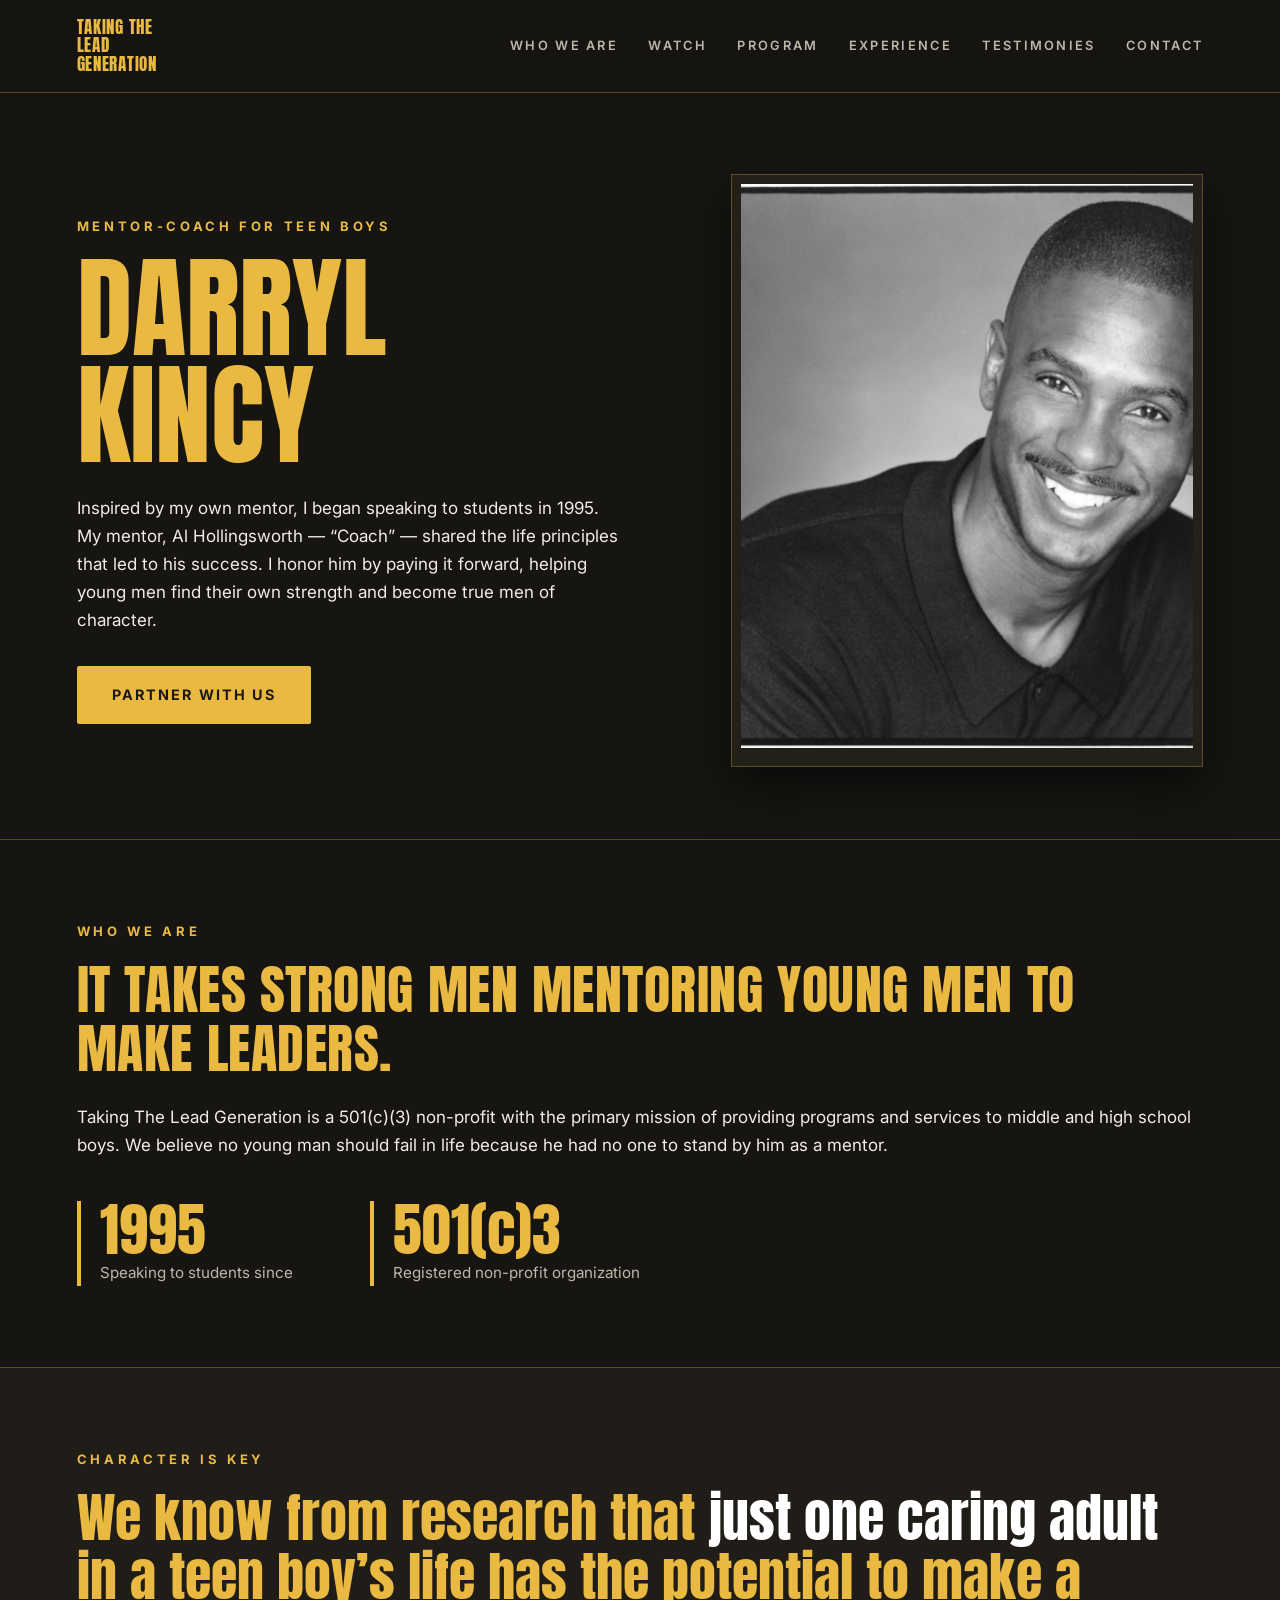
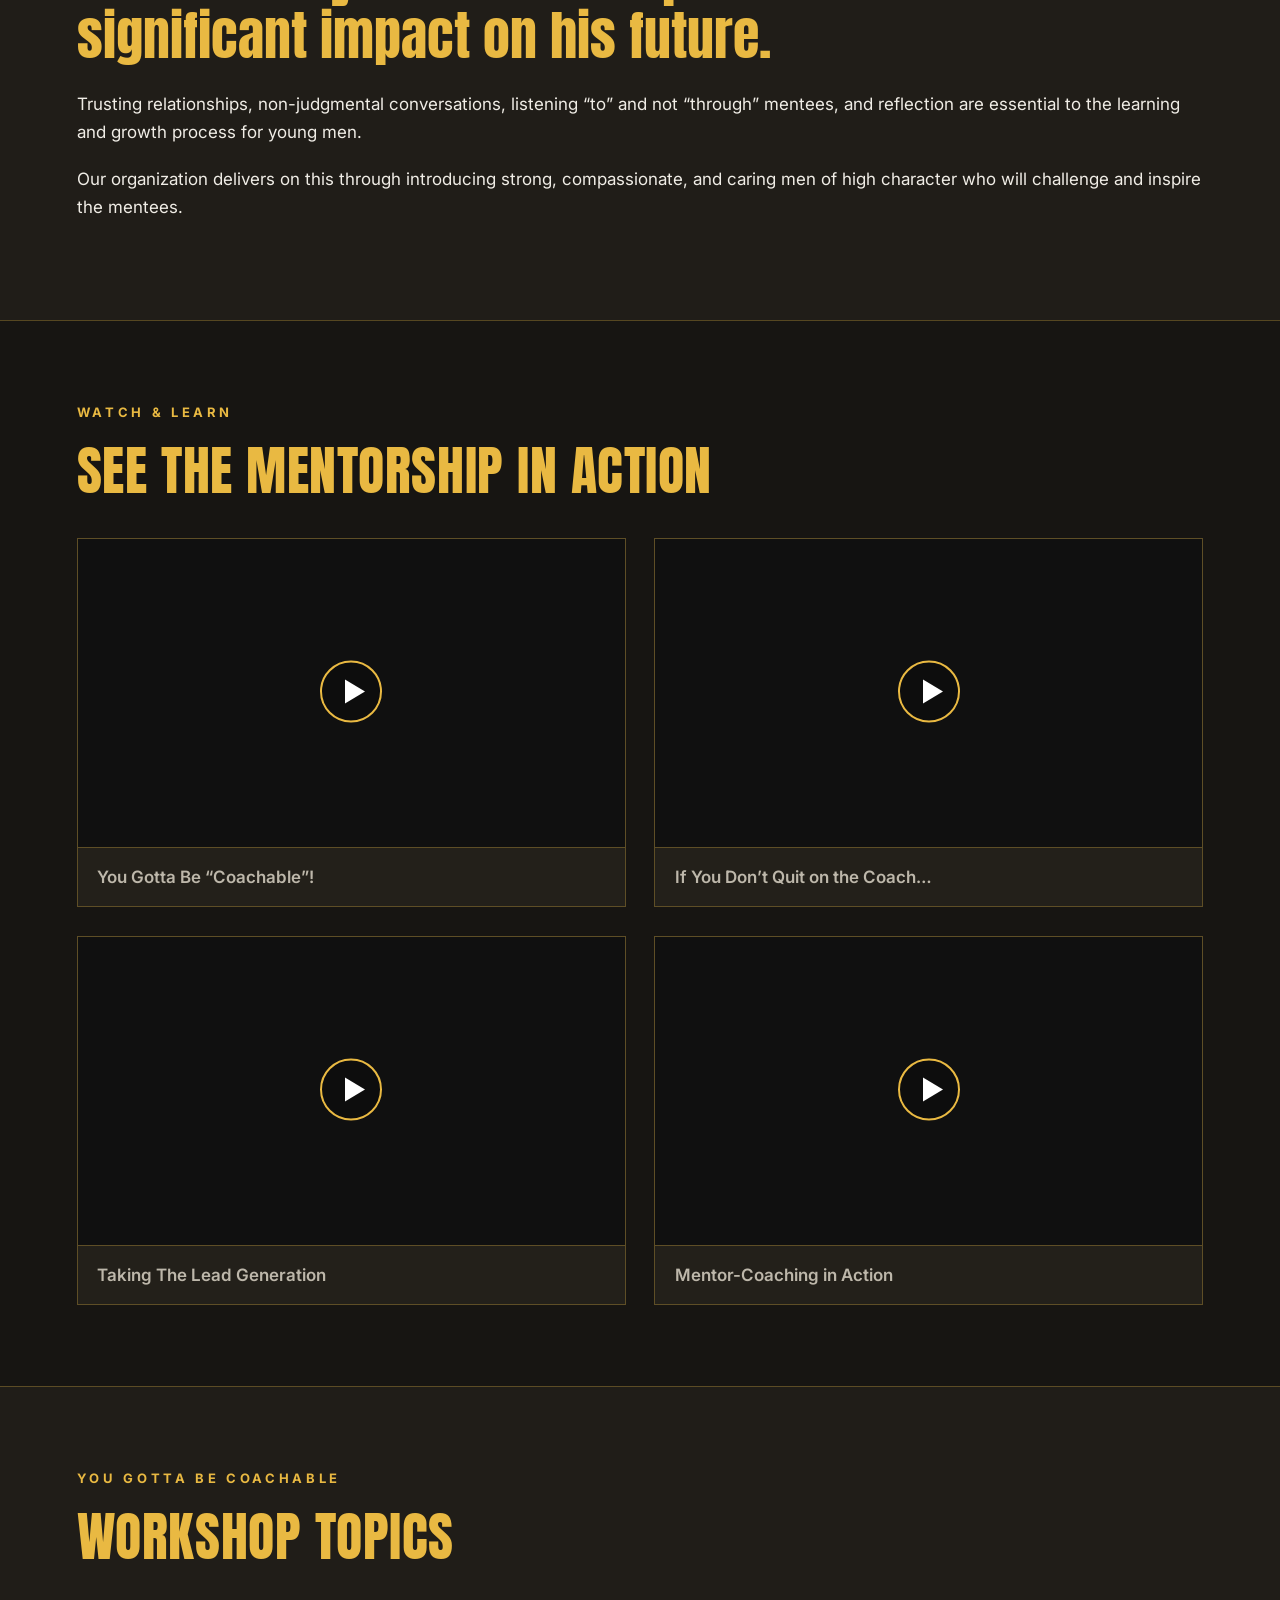
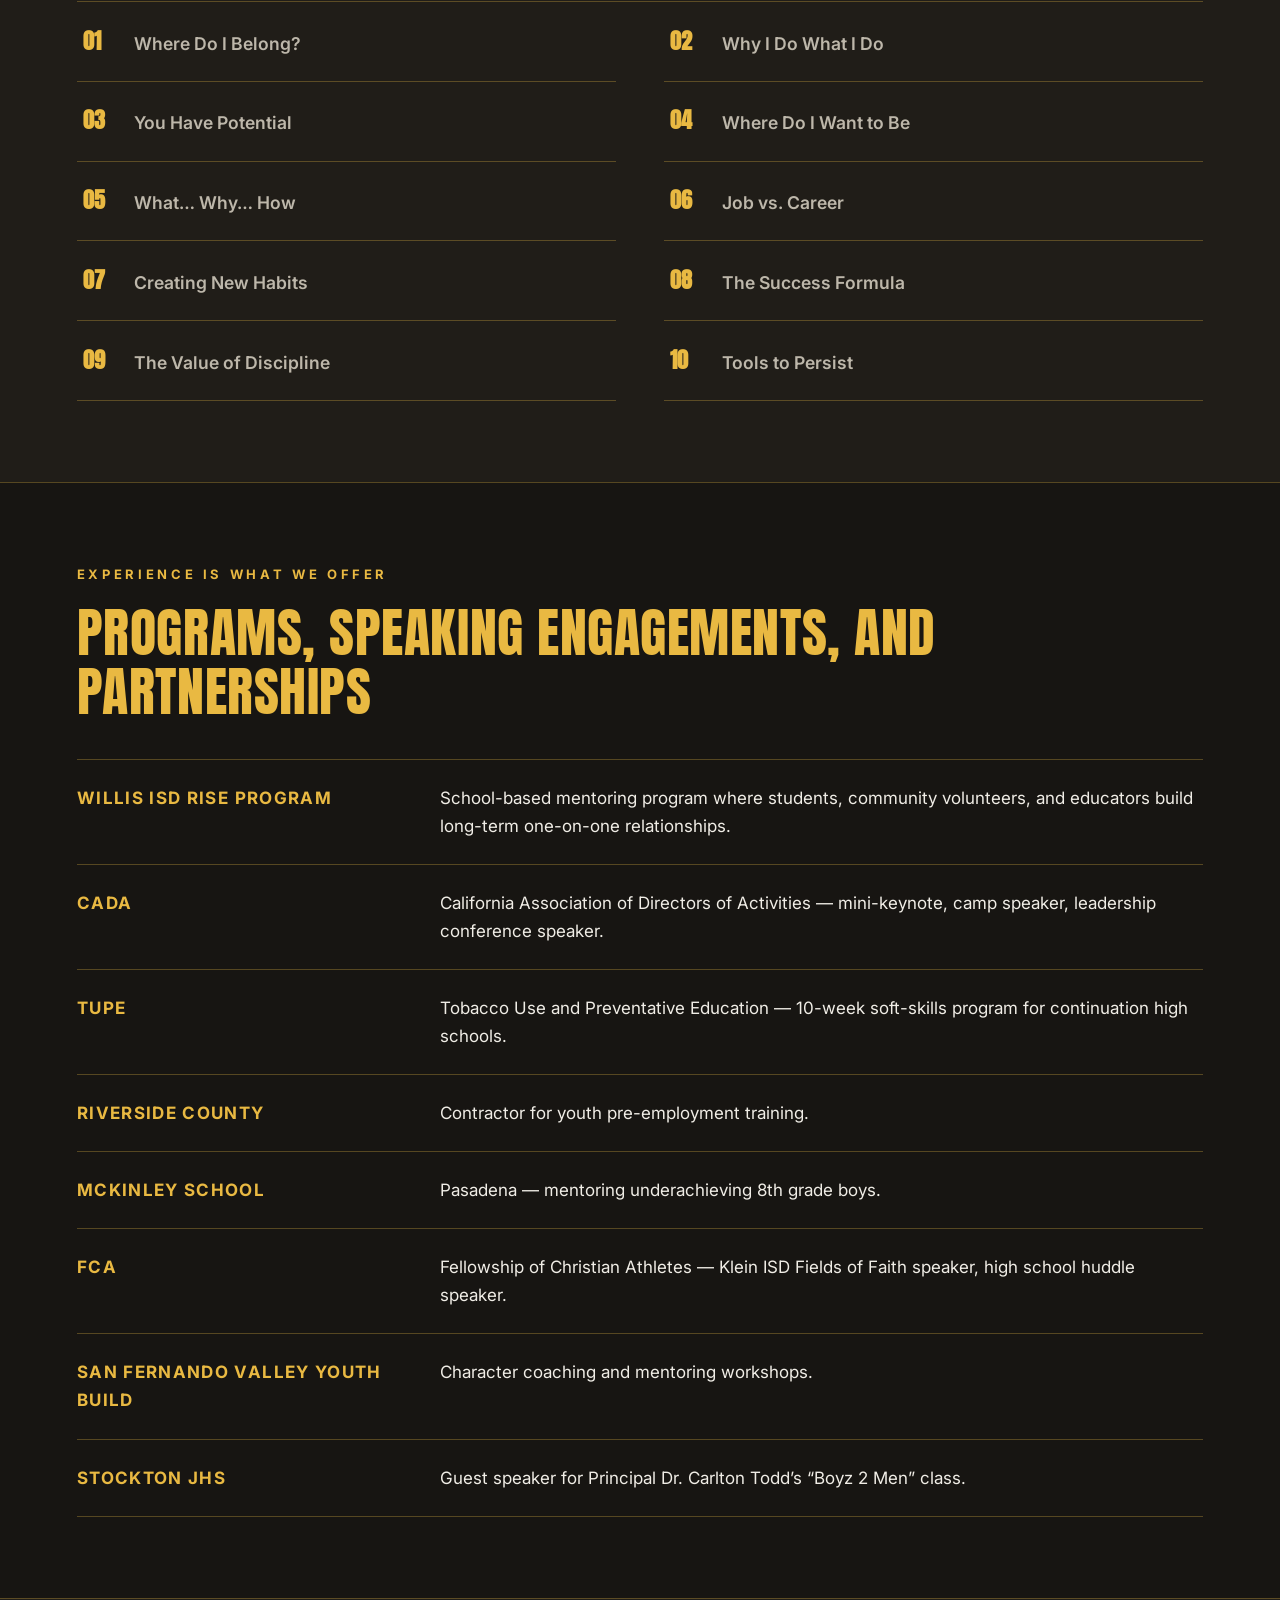
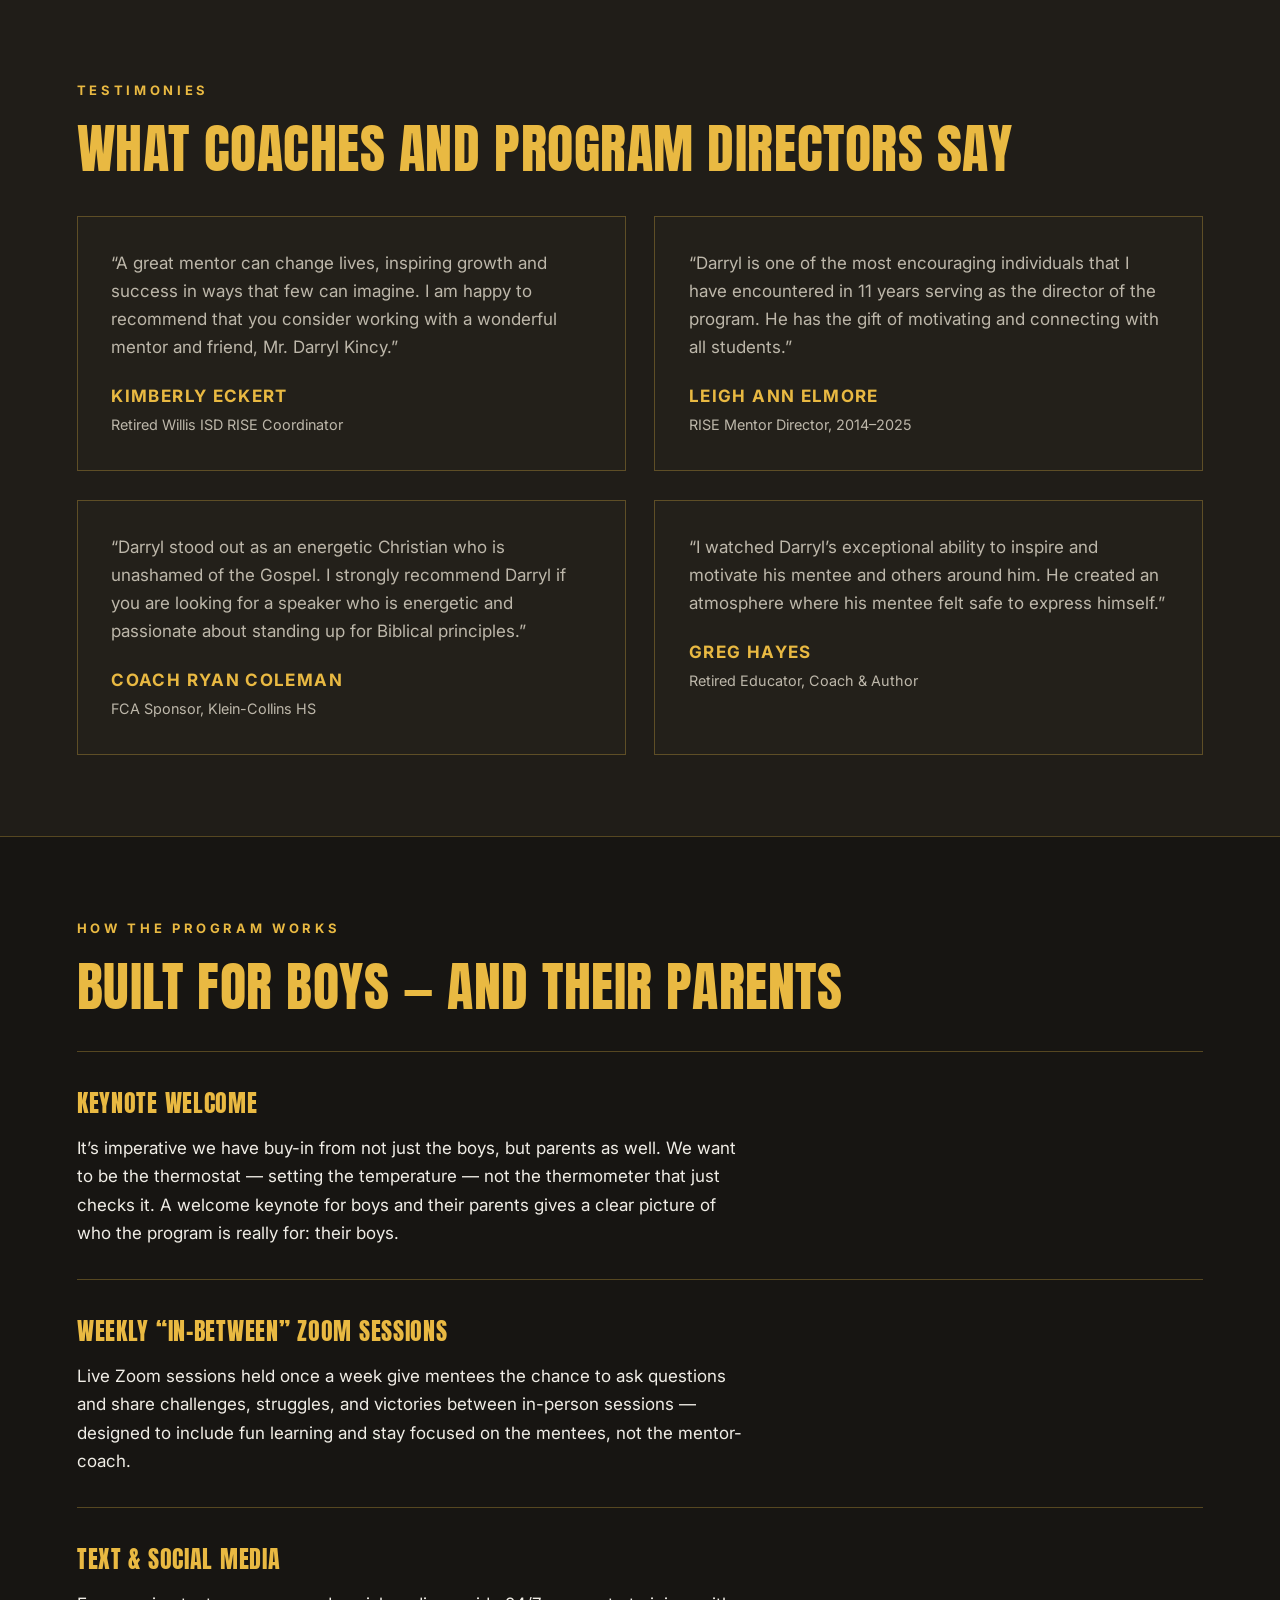
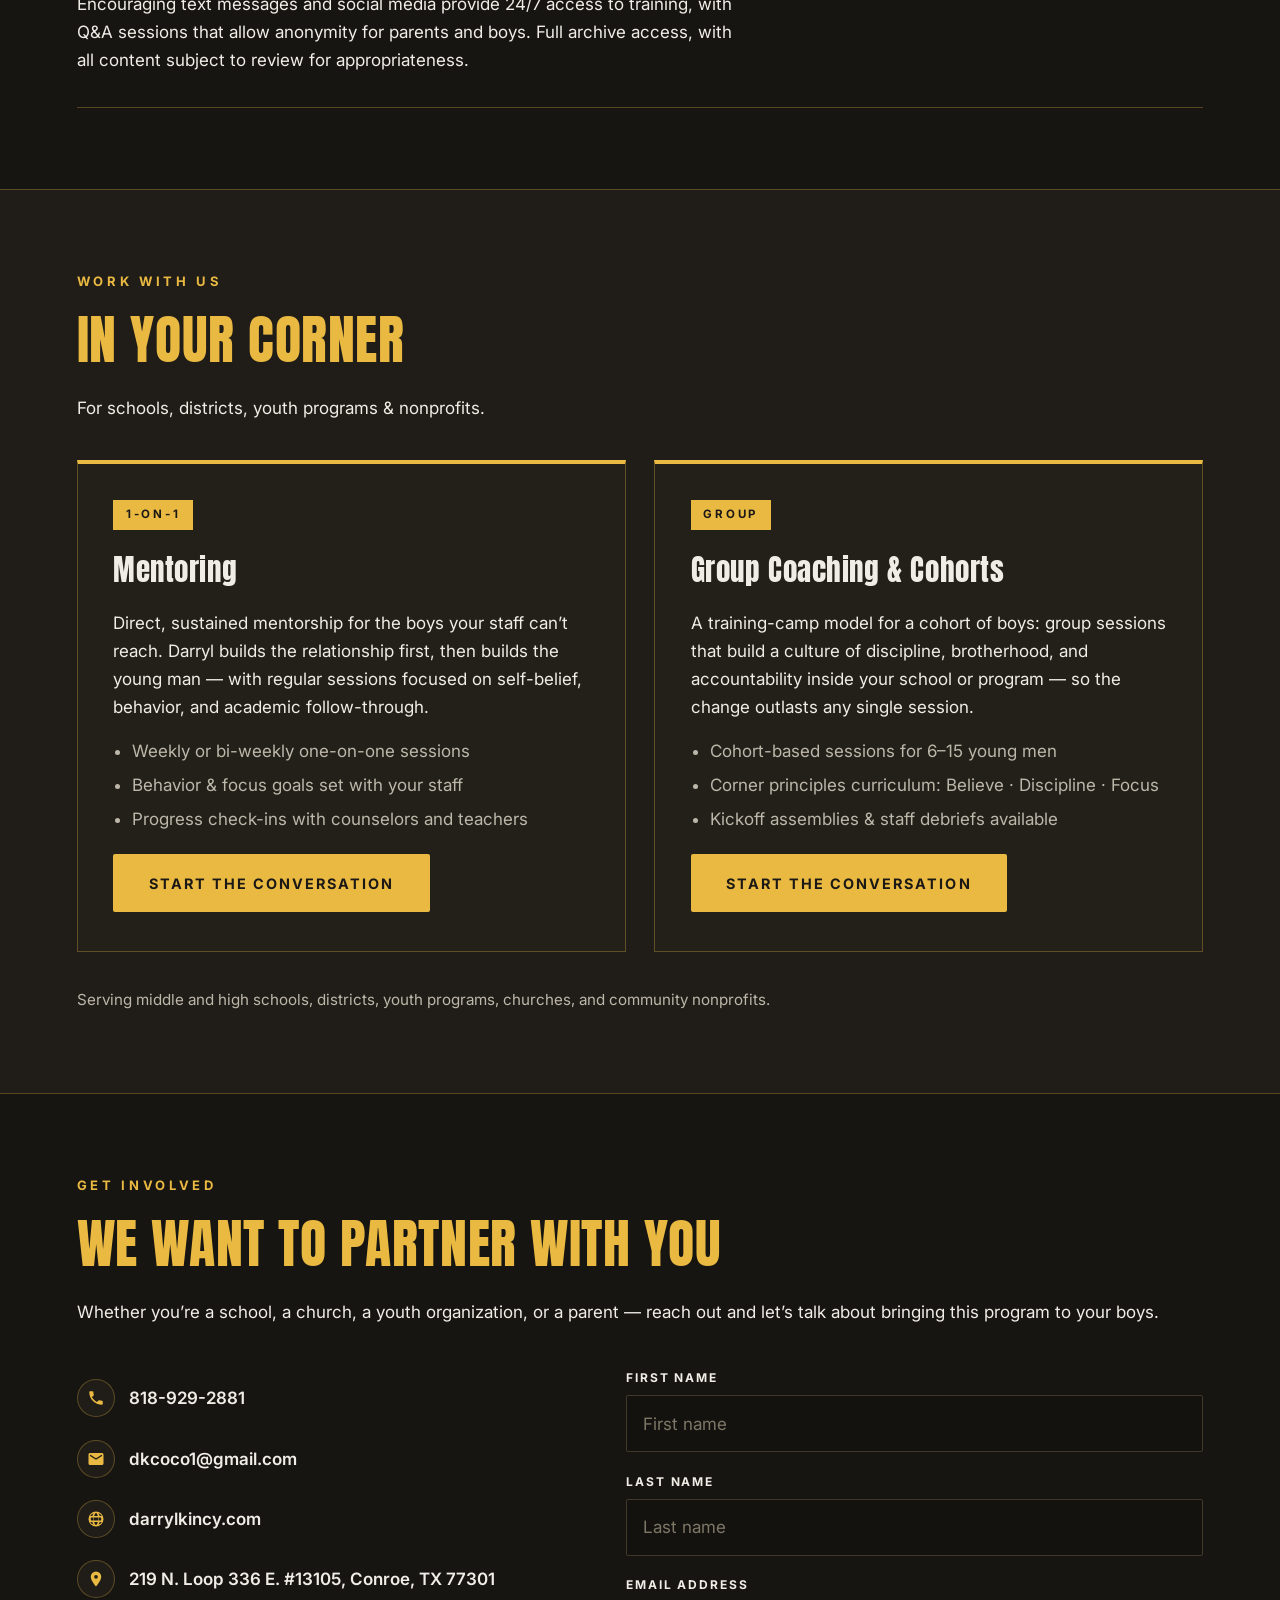
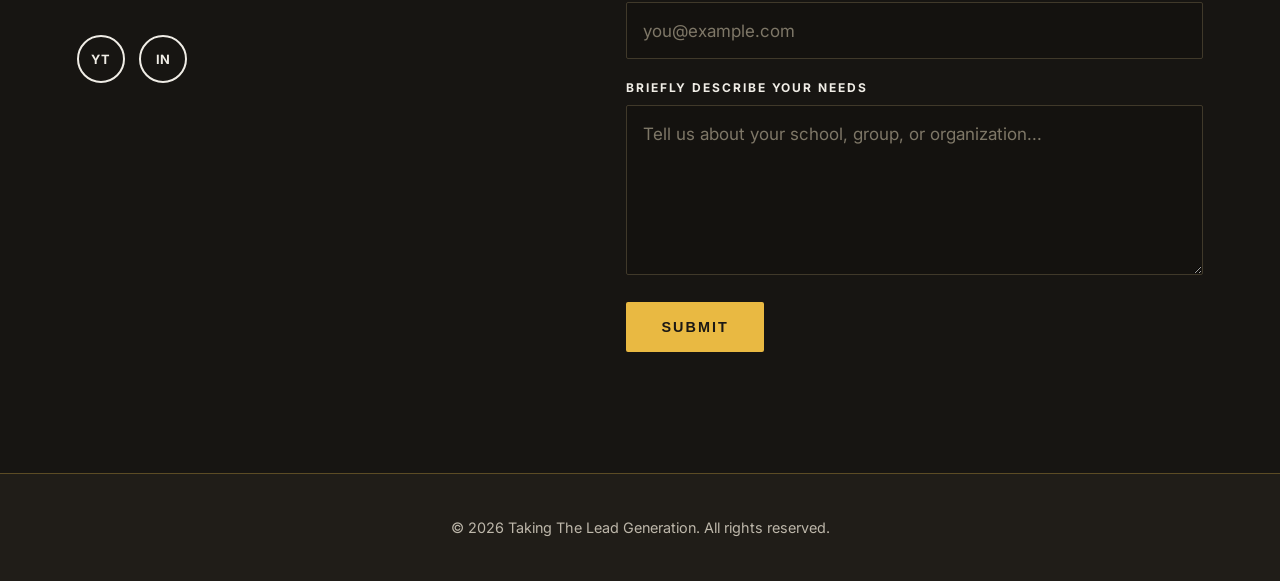
<file: index.html>
<!DOCTYPE html>
<html lang="en">
<head>
  <meta charset="UTF-8">
  <meta name="viewport" content="width=device-width, initial-scale=1.0">
  <title>Darryl Kincy | Mentor-Coach for Teen Boys</title>
  <meta name="description" content="Taking The Lead Generation is a 501(c)(3) non-profit providing mentoring programs and services to middle and high school boys. Darryl Kincy — mentor-coach for teen boys, speaking to students since 1995.">
  <meta property="og:title" content="Darryl Kincy | Mentor-Coach for Teen Boys">
  <meta property="og:description" content="Taking The Lead Generation — a 501(c)(3) non-profit mentoring middle and high school boys. It takes strong men mentoring young men to make leaders.">
  <meta property="og:type" content="website">
  <meta property="og:url" content="https://darrylkincy.com/">
  <link rel="icon" href="data:image/svg+xml,%3Csvg xmlns='http://www.w3.org/2000/svg' viewBox='0 0 100 100'%3E%3Crect width='100' height='100' rx='18' fill='%23171512'/%3E%3Ctext x='50' y='68' font-family='Arial Black,Arial,sans-serif' font-size='46' font-weight='900' fill='%23E9B942' text-anchor='middle'%3ETL%3C/text%3E%3C/svg%3E">
  <link rel="preconnect" href="https://fonts.googleapis.com">
  <link rel="preconnect" href="https://fonts.gstatic.com" crossorigin>
  <link href="https://fonts.googleapis.com/css2?family=Anton&family=Inter:ital,wght@0,400;0,500;0,600;0,700;1,400&display=swap" rel="stylesheet">
  <link rel="stylesheet" href="css/styles.css">
</head>
<body>

  <!-- Sticky nav -->
  <header class="nav" id="siteNav" aria-label="Site navigation">
    <a class="nav__logo" href="#top">TAKING THE<br>LEAD<br>GENERATION</a>
    <nav class="nav__links">
      <a href="#who">Who We Are</a>
      <a href="#watch">Watch</a>
      <a href="#program">Program</a>
      <a href="#experience">Experience</a>
      <a href="#testimonies">Testimonies</a>
      <a href="#contact">Contact</a>
    </nav>
    <button class="nav__burger" id="navBurger" aria-label="Open menu" aria-expanded="false">
      <span></span><span></span><span></span>
    </button>
  </header>
  <div class="mobile-menu" id="mobileMenu">
    <a href="#who">Who We Are</a>
    <a href="#watch">Watch</a>
    <a href="#program">Program</a>
    <a href="#experience">Experience</a>
    <a href="#testimonies">Testimonies</a>
    <a href="#contact">Contact</a>
  </div>

  <main id="top">

    <!-- ============================== HERO ============================== -->
    <section class="hero" id="hero">
      <div class="hero__inner">
        <div class="hero__text">
          <p class="eyebrow reveal">MENTOR-COACH FOR TEEN BOYS</p>
          <h1 class="hero__name">
            <span class="hero__name-line hero__name-line--gray"><span>DARRYL</span></span>
            <span class="hero__name-line hero__name-line--gold"><span>KINCY</span></span>
          </h1>
          <p class="hero__bio reveal">Inspired by my own mentor, I began speaking to students in 1995.
            My mentor, Al Hollingsworth &mdash; &ldquo;Coach&rdquo; &mdash; shared the life principles
            that led to his success. I honor him by paying it forward, helping young men find their
            own strength and become true men of character.</p>
          <div class="hero__ctas reveal">
            <a class="btn btn--primary" href="#contact">Partner With Us</a>
          </div>
        </div>
        <div class="hero__portrait reveal">
          <figure class="portrait-frame">
            <img src="assets/img/headshot-bw.jpg" alt="Darryl Kincy — black-and-white portrait">
          </figure>
        </div>
      </div>
    </section>

    <!-- ============================ WHO WE ARE ========================== -->
    <section class="section" id="who">
      <p class="eyebrow reveal">WHO WE ARE</p>
      <h2 class="display reveal">IT TAKES STRONG MEN MENTORING YOUNG MEN TO MAKE LEADERS.</h2>
      <p class="lede reveal">Taking The Lead Generation is a 501(c)(3) non-profit with the primary
        mission of providing programs and services to middle and high school boys. We believe no
        young man should fail in life because he had no one to stand by him as a mentor.</p>

      <div class="stats">
        <div class="stat reveal">
          <span class="stat__value">1995</span>
          <span class="stat__label">Speaking to students since</span>
        </div>
        <div class="stat reveal">
          <span class="stat__value">501(c)3</span>
          <span class="stat__label">Registered non-profit organization</span>
        </div>
      </div>
    </section>

    <!-- ========================= CHARACTER IS KEY ======================= -->
    <section class="section section--tint" id="character">
      <p class="eyebrow reveal">CHARACTER IS KEY</p>
      <h2 class="display display--statement reveal">We know from research that
        <em>just one caring adult</em> in a teen boy&rsquo;s life has the potential to make a
        significant impact on his future.</h2>
      <p class="lede reveal">Trusting relationships, non-judgmental conversations, listening
        &ldquo;to&rdquo; and not &ldquo;through&rdquo; mentees, and reflection are essential to the
        learning and growth process for young men.</p>
      <p class="lede reveal">Our organization delivers on this through introducing strong,
        compassionate, and caring men of high character who will challenge and inspire the mentees.</p>
    </section>

    <!-- ========================== WATCH & LEARN ========================= -->
    <section class="section" id="watch">
      <p class="eyebrow reveal">WATCH &amp; LEARN</p>
      <h2 class="display reveal">SEE THE MENTORSHIP IN ACTION</h2>

      <div class="videos">
        <!-- VIDEO SLOTS: the video loads in place when a visitor clicks play.
             To change a video, swap the data-video-id and the thumbnail URL. -->
        <figure class="video reveal">
          <button class="yt-facade" data-video-id="ZWQ-2C5lMuc" aria-label="Play video: You Gotta Be Coachable!">
            <span class="yt-facade__thumb" style="background-image:url('https://i.ytimg.com/vi/ZWQ-2C5lMuc/hqdefault.jpg')" aria-hidden="true"></span>
            <span class="yt-facade__play" aria-hidden="true">
              <svg viewBox="0 0 64 64" width="64" height="64"><circle cx="32" cy="32" r="30" fill="rgba(12,12,12,0.55)" stroke="#E9B942" stroke-width="2"/><path d="M26 20l20 12-20 12z" fill="#FFFFFF"/></svg>
            </span>
          </button>
          <figcaption>You Gotta Be &ldquo;Coachable&rdquo;!</figcaption>
        </figure>
        <figure class="video reveal">
          <button class="yt-facade" data-video-id="yBI439H6ZtQ" aria-label="Play video: If You Don't Quit on the Coach">
            <span class="yt-facade__thumb" style="background-image:url('https://i.ytimg.com/vi/yBI439H6ZtQ/hqdefault.jpg')" aria-hidden="true"></span>
            <span class="yt-facade__play" aria-hidden="true">
              <svg viewBox="0 0 64 64" width="64" height="64"><circle cx="32" cy="32" r="30" fill="rgba(12,12,12,0.55)" stroke="#E9B942" stroke-width="2"/><path d="M26 20l20 12-20 12z" fill="#FFFFFF"/></svg>
            </span>
          </button>
          <figcaption>If You Don&rsquo;t Quit on the Coach&hellip;</figcaption>
        </figure>
        <figure class="video reveal">
          <button class="yt-facade" data-video-id="B8wdAYtQCdQ" aria-label="Play video: Taking The Lead Generation">
            <span class="yt-facade__thumb" style="background-image:url('https://i.ytimg.com/vi/B8wdAYtQCdQ/hqdefault.jpg')" aria-hidden="true"></span>
            <span class="yt-facade__play" aria-hidden="true">
              <svg viewBox="0 0 64 64" width="64" height="64"><circle cx="32" cy="32" r="30" fill="rgba(12,12,12,0.55)" stroke="#E9B942" stroke-width="2"/><path d="M26 20l20 12-20 12z" fill="#FFFFFF"/></svg>
            </span>
          </button>
          <figcaption>Taking The Lead Generation</figcaption>
        </figure>
        <figure class="video reveal">
          <button class="yt-facade" data-video-id="pnGvbSWayC4" aria-label="Play video: Mentor-Coaching in Action">
            <span class="yt-facade__thumb" style="background-image:url('https://i.ytimg.com/vi/pnGvbSWayC4/hqdefault.jpg')" aria-hidden="true"></span>
            <span class="yt-facade__play" aria-hidden="true">
              <svg viewBox="0 0 64 64" width="64" height="64"><circle cx="32" cy="32" r="30" fill="rgba(12,12,12,0.55)" stroke="#E9B942" stroke-width="2"/><path d="M26 20l20 12-20 12z" fill="#FFFFFF"/></svg>
            </span>
          </button>
          <figcaption>Mentor-Coaching in Action</figcaption>
        </figure>
      </div>
    </section>

    <!-- ========================= WORKSHOP TOPICS ======================== -->
    <section class="section section--tint" id="workshops">
      <p class="eyebrow reveal">YOU GOTTA BE COACHABLE</p>
      <h2 class="display reveal">WORKSHOP TOPICS</h2>

      <ol class="topics">
        <li class="topic reveal"><span class="topic__num">01</span>Where Do I Belong?</li>
        <li class="topic reveal"><span class="topic__num">02</span>Why I Do What I Do</li>
        <li class="topic reveal"><span class="topic__num">03</span>You Have Potential</li>
        <li class="topic reveal"><span class="topic__num">04</span>Where Do I Want to Be</li>
        <li class="topic reveal"><span class="topic__num">05</span>What&hellip; Why&hellip; How</li>
        <li class="topic reveal"><span class="topic__num">06</span>Job vs. Career</li>
        <li class="topic reveal"><span class="topic__num">07</span>Creating New Habits</li>
        <li class="topic reveal"><span class="topic__num">08</span>The Success Formula</li>
        <li class="topic reveal"><span class="topic__num">09</span>The Value of Discipline</li>
        <li class="topic reveal"><span class="topic__num">10</span>Tools to Persist</li>
      </ol>
    </section>

    <!-- ============================ EXPERIENCE ========================== -->
    <section class="section" id="experience">
      <p class="eyebrow reveal">EXPERIENCE IS WHAT WE OFFER</p>
      <h2 class="display reveal">PROGRAMS, SPEAKING ENGAGEMENTS, AND PARTNERSHIPS</h2>

      <dl class="experience">
        <div class="experience__row reveal">
          <dt>WILLIS ISD RISE PROGRAM</dt>
          <dd>School-based mentoring program where students, community volunteers, and educators
            build long-term one-on-one relationships.</dd>
        </div>
        <div class="experience__row reveal">
          <dt>CADA</dt>
          <dd>California Association of Directors of Activities &mdash; mini-keynote, camp speaker,
            leadership conference speaker.</dd>
        </div>
        <div class="experience__row reveal">
          <dt>TUPE</dt>
          <dd>Tobacco Use and Preventative Education &mdash; 10-week soft-skills program for
            continuation high schools.</dd>
        </div>
        <div class="experience__row reveal">
          <dt>RIVERSIDE COUNTY</dt>
          <dd>Contractor for youth pre-employment training.</dd>
        </div>
        <div class="experience__row reveal">
          <dt>MCKINLEY SCHOOL</dt>
          <dd>Pasadena &mdash; mentoring underachieving 8th grade boys.</dd>
        </div>
        <div class="experience__row reveal">
          <dt>FCA</dt>
          <dd>Fellowship of Christian Athletes &mdash; Klein ISD Fields of Faith speaker, high
            school huddle speaker.</dd>
        </div>
        <div class="experience__row reveal">
          <dt>SAN FERNANDO VALLEY YOUTH BUILD</dt>
          <dd>Character coaching and mentoring workshops.</dd>
        </div>
        <div class="experience__row reveal">
          <dt>STOCKTON JHS</dt>
          <dd>Guest speaker for Principal Dr. Carlton Todd&rsquo;s &ldquo;Boyz 2 Men&rdquo; class.</dd>
        </div>
      </dl>
    </section>

    <!-- ============================ TESTIMONIES ========================= -->
    <section class="section section--tint" id="testimonies">
      <p class="eyebrow reveal">TESTIMONIES</p>
      <h2 class="display reveal">WHAT COACHES AND PROGRAM DIRECTORS SAY</h2>

      <div class="quotes">
        <blockquote class="quote reveal">
          <p>&ldquo;A great mentor can change lives, inspiring growth and success in ways that few
            can imagine. I am happy to recommend that you consider working with a wonderful mentor
            and friend, Mr. Darryl Kincy.&rdquo;</p>
          <footer><cite>KIMBERLY ECKERT</cite><span>Retired Willis ISD RISE Coordinator</span></footer>
        </blockquote>
        <blockquote class="quote reveal">
          <p>&ldquo;Darryl is one of the most encouraging individuals that I have encountered in
            11 years serving as the director of the program. He has the gift of motivating and
            connecting with all students.&rdquo;</p>
          <footer><cite>LEIGH ANN ELMORE</cite><span>RISE Mentor Director, 2014&ndash;2025</span></footer>
        </blockquote>
        <blockquote class="quote reveal">
          <p>&ldquo;Darryl stood out as an energetic Christian who is unashamed of the Gospel.
            I strongly recommend Darryl if you are looking for a speaker who is energetic and
            passionate about standing up for Biblical principles.&rdquo;</p>
          <footer><cite>COACH RYAN COLEMAN</cite><span>FCA Sponsor, Klein-Collins HS</span></footer>
        </blockquote>
        <blockquote class="quote reveal">
          <p>&ldquo;I watched Darryl&rsquo;s exceptional ability to inspire and motivate his mentee
            and others around him. He created an atmosphere where his mentee felt safe to express
            himself.&rdquo;</p>
          <footer><cite>GREG HAYES</cite><span>Retired Educator, Coach &amp; Author</span></footer>
        </blockquote>
      </div>
    </section>

    <!-- ======================= HOW THE PROGRAM WORKS ==================== -->
    <section class="section" id="program">
      <p class="eyebrow reveal">HOW THE PROGRAM WORKS</p>
      <h2 class="display reveal">BUILT FOR BOYS &mdash; AND THEIR PARENTS</h2>

      <div class="program">
        <article class="program__block reveal">
          <h3>KEYNOTE WELCOME</h3>
          <p>It&rsquo;s imperative we have buy-in from not just the boys, but parents as well.
            We want to be the thermostat &mdash; setting the temperature &mdash; not the thermometer
            that just checks it. A welcome keynote for boys and their parents gives a clear picture
            of who the program is really for: their boys.</p>
        </article>
        <article class="program__block reveal">
          <h3>WEEKLY &ldquo;IN-BETWEEN&rdquo; ZOOM SESSIONS</h3>
          <p>Live Zoom sessions held once a week give mentees the chance to ask questions and share
            challenges, struggles, and victories between in-person sessions &mdash; designed to
            include fun learning and stay focused on the mentees, not the mentor-coach.</p>
        </article>
        <article class="program__block reveal">
          <h3>TEXT &amp; SOCIAL MEDIA</h3>
          <p>Encouraging text messages and social media provide 24/7 access to training, with
            Q&amp;A sessions that allow anonymity for parents and boys. Full archive access, with
            all content subject to review for appropriateness.</p>
        </article>
      </div>
    </section>

    <!-- ====================== OFFERS (kept from Round 4) ================ -->
    <section class="section section--tint" id="offers">
      <p class="eyebrow reveal">WORK WITH US</p>
      <h2 class="display reveal">IN YOUR CORNER</h2>
      <p class="lede reveal">For schools, districts, youth programs &amp; nonprofits.</p>

      <div class="offers__grid">
        <article class="offer reveal">
          <span class="offer__tag">1-ON-1</span>
          <h3>Mentoring</h3>
          <p>Direct, sustained mentorship for the boys your staff can&rsquo;t reach. Darryl builds
            the relationship first, then builds the young man &mdash; with regular sessions
            focused on self-belief, behavior, and academic follow-through.</p>
          <ul>
            <li>Weekly or bi-weekly one-on-one sessions</li>
            <li>Behavior &amp; focus goals set with your staff</li>
            <li>Progress check-ins with counselors and teachers</li>
          </ul>
          <a class="btn btn--primary js-inquiry" href="#" data-subject="1-on-1 Mentoring inquiry">Start the Conversation</a>
        </article>

        <article class="offer reveal">
          <span class="offer__tag">GROUP</span>
          <h3>Group Coaching &amp; Cohorts</h3>
          <p>A training-camp model for a cohort of boys: group sessions that build a culture of
            discipline, brotherhood, and accountability inside your school or program &mdash;
            so the change outlasts any single session.</p>
          <ul>
            <li>Cohort-based sessions for 6&ndash;15 young men</li>
            <li>Corner principles curriculum: Believe &middot; Discipline &middot; Focus</li>
            <li>Kickoff assemblies &amp; staff debriefs available</li>
          </ul>
          <a class="btn btn--primary js-inquiry" href="#" data-subject="Group Coaching inquiry">Start the Conversation</a>
        </article>
      </div>

      <p class="offers__note reveal">Serving middle and high schools, districts, youth programs,
        churches, and community nonprofits.</p>
    </section>

    <!-- ========================== GET INVOLVED ========================== -->
    <section class="section" id="contact">
      <p class="eyebrow reveal">GET INVOLVED</p>
      <h2 class="display reveal">WE WANT TO PARTNER WITH YOU</h2>
      <p class="lede reveal">Whether you&rsquo;re a school, a church, a youth organization, or a
        parent &mdash; reach out and let&rsquo;s talk about bringing this program to your boys.</p>

      <div class="contact">
        <div class="contact__info reveal">
          <ul class="contact__rows">
            <li><span class="contact__icon" aria-hidden="true"><svg viewBox="0 0 24 24"><path d="M6.6 10.8c1.4 2.8 3.8 5.1 6.6 6.6l2.2-2.2c.3-.3.7-.4 1-.2 1.1.4 2.4.6 3.6.6.6 0 1 .4 1 1V20c0 .6-.4 1-1 1C10.6 21 3 13.4 3 4c0-.6.4-1 1-1h3.5c.6 0 1 .4 1 1 0 1.2.2 2.5.6 3.6.1.3 0 .7-.2 1l-2.3 2.2z"/></svg></span><a href="tel:818-929-2881">818-929-2881</a></li>
            <li><span class="contact__icon" aria-hidden="true"><svg viewBox="0 0 24 24"><path d="M20 4H4c-1.1 0-2 .9-2 2v12c0 1.1.9 2 2 2h16c1.1 0 2-.9 2-2V6c0-1.1-.9-2-2-2zm0 4l-8 5-8-5V6l8 5 8-5v2z"/></svg></span><a class="js-contact-email" href="#">dkcoco1@gmail.com</a></li>
            <li><span class="contact__icon" aria-hidden="true"><svg viewBox="0 0 24 24"><path d="M12 2a10 10 0 1 0 0 20 10 10 0 0 0 0-20zm7 10c0 .7-.1 1.4-.3 2h-3.4c.1-.7.2-1.3.2-2s-.1-1.3-.2-2h3.4c.2.6.3 1.3.3 2zm-7 8c-.8 0-1.9-1.5-2.4-4h4.8c-.5 2.5-1.6 4-2.4 4zm-2.7-6c-.1-.6-.2-1.3-.2-2s.1-1.4.2-2h5.4c.1.6.2 1.3.2 2s-.1 1.4-.2 2H9.3zM5 12c0-.7.1-1.4.3-2h3.4c-.1.7-.2 1.3-.2 2s.1 1.3.2 2H5.3c-.2-.6-.3-1.3-.3-2zm7-8c.8 0 1.9 1.5 2.4 4H9.6c.5-2.5 1.6-4 2.4-4zM7.1 8H4.3a8 8 0 0 1 4.6-3.6C8.1 5.4 7.5 6.6 7.1 8zm-2.8 8h2.8c.4 1.4 1 2.6 1.8 3.6A8 8 0 0 1 4.3 16zm12.6 0h2.8a8 8 0 0 1-4.6 3.6c.8-1 1.4-2.2 1.8-3.6zm0-8c-.4-1.4-1-2.6-1.8-3.6A8 8 0 0 1 19.7 8h-2.8z"/></svg></span><a href="https://darrylkincy.com/">darrylkincy.com</a></li>
            <li><span class="contact__icon" aria-hidden="true"><svg viewBox="0 0 24 24"><path d="M12 2a7 7 0 0 0-7 7c0 5.2 7 13 7 13s7-7.8 7-13a7 7 0 0 0-7-7zm0 9.5A2.5 2.5 0 1 1 12 6.5a2.5 2.5 0 0 1 0 5z"/></svg></span><span>219 N. Loop 336 E. #13105, Conroe, TX 77301</span></li>
          </ul>
          <nav class="contact__social" aria-label="Social links">
            <a href="https://www.youtube.com/@KOrnerman-train2win" target="_blank" rel="noopener" aria-label="YouTube">YT</a>
            <a href="https://www.linkedin.com/in/darryl-kincy-10448619/" target="_blank" rel="noopener" aria-label="LinkedIn">IN</a>
          </nav>
        </div>

        <form class="contact__form reveal" id="contactForm" novalidate>
          <div class="field">
            <label for="cfFirst">FIRST NAME</label>
            <input type="text" id="cfFirst" name="firstName" placeholder="First name" autocomplete="given-name" required>
          </div>
          <div class="field">
            <label for="cfLast">LAST NAME</label>
            <input type="text" id="cfLast" name="lastName" placeholder="Last name" autocomplete="family-name" required>
          </div>
          <div class="field">
            <label for="cfEmail">EMAIL ADDRESS</label>
            <input type="email" id="cfEmail" name="email" placeholder="you@example.com" autocomplete="email" required>
          </div>
          <div class="field">
            <label for="cfNeeds">BRIEFLY DESCRIBE YOUR NEEDS</label>
            <textarea id="cfNeeds" name="needs" rows="5" placeholder="Tell us about your school, group, or organization..." required></textarea>
          </div>
          <button type="submit" class="btn btn--primary">Submit</button>
          <p class="contact__msg" id="contactMsg" role="status" aria-live="polite"></p>
        </form>
      </div>
    </section>

    <!-- ============================== FOOTER ============================ -->
    <footer class="footer">
      <p class="footer__legal">&copy; 2026 Taking The Lead Generation. All rights reserved.</p>
    </footer>

  </main>

  <script src="js/main.js"></script>
</body>
</html>
</file>
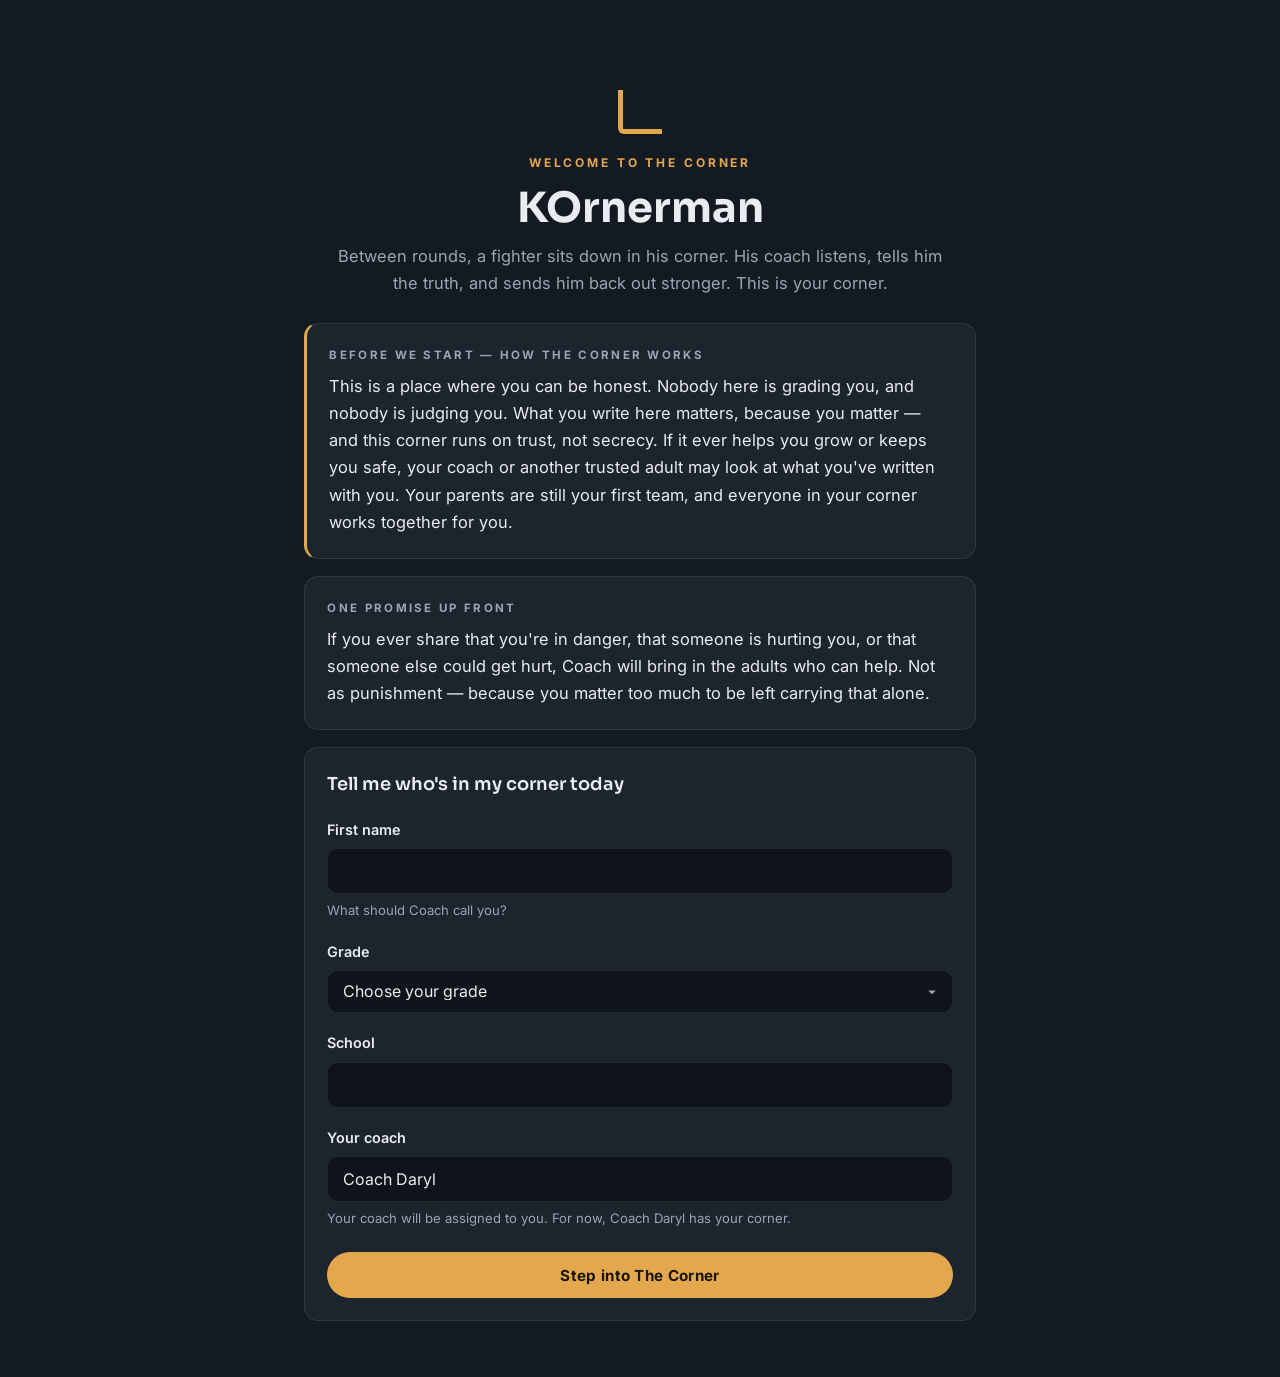
<file: kornerman/index.html>
<!DOCTYPE html>
<html lang="en">
<head>
  <meta charset="UTF-8">
  <meta name="viewport" content="width=device-width, initial-scale=1.0">
  <title>KOrnerman — The Corner</title>
  <meta name="description" content="KOrnerman — a coaching space where young men practice making the next right decision.">
  <meta name="robots" content="noindex">

  <link rel="preconnect" href="https://fonts.googleapis.com">
  <link rel="preconnect" href="https://fonts.gstatic.com" crossorigin>
  <link href="https://fonts.googleapis.com/css2?family=Sora:wght@500;600;700&family=Inter:wght@400;500;600;700&display=swap" rel="stylesheet">

  <link rel="stylesheet" href="css/kornerman.css">
</head>
<body>

  <header class="topbar" id="topbar" hidden>
    <a class="topbar__brand" href="#/home">
      <span class="topbar__mark" aria-hidden="true"></span>
      KOrnerman
    </a>
    <nav class="nav" aria-label="Main">
      <a href="#/home" data-nav="home" class="nav__link">
        <svg class="nav__icon" viewBox="0 0 24 24" aria-hidden="true"><path d="M4 11.5 12 4l8 7.5V20a1 1 0 0 1-1 1h-4.5v-5.5h-5V21H5a1 1 0 0 1-1-1v-8.5Z"/></svg>
        <span>Home</span>
      </a>
      <a href="#/corner" data-nav="corner" class="nav__link">
        <svg class="nav__icon" viewBox="0 0 24 24" aria-hidden="true"><path d="M5 5h6v2.5H7.5V11H5V5Zm14 14h-6v-2.5h3.5V13H19v6Z"/></svg>
        <span>The Corner</span>
      </a>
      <a href="#/replay" data-nav="replay" class="nav__link">
        <svg class="nav__icon" viewBox="0 0 24 24" aria-hidden="true"><path d="M12 5V2L7 6l5 4V7a6 6 0 1 1-6 6H4a8 8 0 1 0 8-8Z"/></svg>
        <span>Replay</span>
      </a>
      <a href="#/progress" data-nav="progress" class="nav__link">
        <svg class="nav__icon" viewBox="0 0 24 24" aria-hidden="true"><path d="M5 20V12h3v8H5Zm5.5 0V6h3v14h-3ZM16 20v-5h3v5h-3Z"/></svg>
        <span>Growth</span>
      </a>
      <a href="#/profile" data-nav="profile" class="nav__link">
        <svg class="nav__icon" viewBox="0 0 24 24" aria-hidden="true"><path d="M12 12a4 4 0 1 0 0-8 4 4 0 0 0 0 8Zm-7 8a7 7 0 0 1 14 0v1H5v-1Z"/></svg>
        <span>Me</span>
      </a>
    </nav>
  </header>

  <main id="app" class="app" tabindex="-1"></main>

  <noscript>
    <p style="padding:2rem; text-align:center; font-family:sans-serif;">
      KOrnerman needs JavaScript turned on to open The Corner.
    </p>
  </noscript>

  <script type="module" src="js/app.js"></script>
</body>
</html>
</file>
<file: css/styles.css>
/* =============================================================================
   DARRYL KINCY | MENTOR-COACH FOR TEEN BOYS  ·  Taking The Lead Generation
   Design: near-black canvas, bright gold headlines, white body text.
   ============================================================================= */

/* ----------------------------- Design tokens ------------------------------ */
:root {
  --paper: #171512;                          /* page background */
  --paper-tint: #201D18;                     /* alternating section background */
  --ink: #F0EDE6;                            /* body text */
  --ink-soft: #BDB7AA;                       /* secondary text */
  --gold: #E9B942;                           /* brand gold (headlines, accents) */
  --gold-deep: #F4CE6E;                      /* hover / emphasis gold */
  --gold-hairline: rgba(233, 185, 66, 0.3);  /* thin rules */
  --display-gray: #E9B942;                   /* big display headlines (gold on dark) */
  --card: #23201A;

  --font-display: "Anton", "Arial Narrow", Impact, sans-serif;
  --font-body: "Inter", -apple-system, BlinkMacSystemFont, "Segoe UI", Roboto, sans-serif;

  --measure: 42rem;
  --pad-x: clamp(1.25rem, 6vw, 5rem);
}

/* --------------------------------- Reset ---------------------------------- */
*, *::before, *::after { box-sizing: border-box; margin: 0; padding: 0; }

html { scroll-behavior: smooth; }
@media (prefers-reduced-motion: reduce) { html { scroll-behavior: auto; } }

body {
  font-family: var(--font-body);
  font-size: 1.0625rem;
  line-height: 1.65;
  color: var(--ink);
  background: var(--paper);
  -webkit-font-smoothing: antialiased;
}

img { max-width: 100%; display: block; }
a { color: var(--gold-deep); text-decoration: none; }
a:hover { color: var(--gold); }

.sr-only {
  position: absolute; width: 1px; height: 1px; padding: 0; margin: -1px;
  overflow: hidden; clip: rect(0 0 0 0); white-space: nowrap; border: 0;
}

/* ------------------------------ Type helpers ------------------------------ */
.eyebrow {
  font-size: 0.8125rem;
  font-weight: 700;
  letter-spacing: 0.28em;
  color: var(--gold);
  margin-bottom: 1.1rem;
}

.display {
  font-family: var(--font-display);
  font-weight: 400;
  text-transform: uppercase;
  color: var(--display-gray);
  font-size: clamp(2rem, 5vw, 3.4rem);
  line-height: 1.08;
  letter-spacing: 0.01em;
  margin-bottom: 1.6rem;
  max-width: 52rem;
}

.display--statement { text-transform: none; letter-spacing: 0; }
.display em { font-style: normal; color: #FFFFFF; }

.lede { max-width: var(--measure); margin-bottom: 1.15rem; }

/* -------------------------------- Buttons --------------------------------- */
.btn {
  display: inline-block;
  font-weight: 700;
  font-size: 0.9rem;
  letter-spacing: 0.14em;
  text-transform: uppercase;
  padding: 0.95rem 2.1rem;
  border: 2px solid var(--gold);
  border-radius: 2px;
  cursor: pointer;
  transition: background 0.2s ease, color 0.2s ease;
}

.btn--primary { background: var(--gold); color: #1B1815; }
.btn--primary:hover { background: var(--gold-deep); border-color: var(--gold-deep); color: #1B1815; }

/* ---------------------------------- Nav ----------------------------------- */
.nav {
  position: sticky;
  top: 0;
  z-index: 40;
  display: flex;
  align-items: center;
  gap: 2.5rem;
  padding: 1.1rem var(--pad-x);
  background: rgba(23, 21, 18, 0.92);
  backdrop-filter: blur(8px);
  border-bottom: 1px solid var(--gold-hairline);
}

.nav__logo {
  font-family: var(--font-display);
  font-size: 1.05rem;
  line-height: 1.12;
  letter-spacing: 0.04em;
  color: var(--gold);
  text-transform: uppercase;
}
.nav__logo:hover { color: var(--gold-deep); }

.nav__links {
  display: flex;
  gap: 1.9rem;
  margin-left: auto;
}

.nav__links a {
  font-size: 0.8rem;
  font-weight: 600;
  letter-spacing: 0.18em;
  text-transform: uppercase;
  color: var(--ink-soft);
}
.nav__links a:hover { color: var(--gold); }

.nav__burger {
  display: none;
  margin-left: auto;
  background: none;
  border: 0;
  cursor: pointer;
  padding: 0.4rem;
}
.nav__burger span {
  display: block;
  width: 26px;
  height: 2px;
  background: var(--gold);
  margin: 6px 0;
}

.mobile-menu {
  display: none;
  position: sticky;
  top: 72px;
  z-index: 39;
  flex-direction: column;
  background: var(--paper);
  border-bottom: 1px solid var(--gold-hairline);
}
.mobile-menu.is-open { display: flex; }
.mobile-menu a {
  padding: 1rem var(--pad-x);
  font-size: 0.85rem;
  font-weight: 600;
  letter-spacing: 0.18em;
  text-transform: uppercase;
  color: var(--ink);
  border-top: 1px solid var(--gold-hairline);
}

@media (max-width: 860px) {
  .nav__links { display: none; }
  .nav__burger { display: block; }
}

/* --------------------------------- Hero ----------------------------------- */
.hero { padding: clamp(3rem, 9vh, 6.5rem) var(--pad-x) clamp(3rem, 8vh, 5.5rem); }

.hero__inner {
  display: grid;
  grid-template-columns: minmax(0, 1.1fr) minmax(0, 0.9fr);
  gap: clamp(2rem, 6vw, 5rem);
  align-items: center;
  max-width: 72rem;
  margin: 0 auto;
}

.hero__name {
  font-family: var(--font-display);
  font-weight: 400;
  text-transform: uppercase;
  font-size: clamp(3.6rem, 10vw, 7rem);
  line-height: 0.95;
  margin: 0.4rem 0 1.6rem;
}

.hero__name-line { display: block; overflow: hidden; }
.hero__name-line > span { display: inline-block; transform: translateY(110%); }
.hero__name-line--gray { color: var(--display-gray); }
.hero__name-line--gold { color: var(--gold); }

body.is-loaded .hero__name-line > span {
  transition: transform 0.9s cubic-bezier(0.16, 1, 0.3, 1);
  transform: translateY(0);
}
body.is-loaded .hero__name-line--gold > span { transition-delay: 0.12s; }

.hero__bio { max-width: 34rem; margin-bottom: 2rem; }

.portrait-frame {
  background: var(--card);
  padding: 0.6rem 0.6rem 1.1rem;
  box-shadow: 0 18px 45px rgba(0, 0, 0, 0.55);
  border: 1px solid var(--gold-hairline);
}
.portrait-frame img { width: 100%; aspect-ratio: 4 / 5; object-fit: cover; }

@media (max-width: 860px) {
  .hero__inner { grid-template-columns: 1fr; }
  .hero__portrait { max-width: 26rem; }
}

/* ------------------------------- Sections --------------------------------- */
.section {
  padding: clamp(3.5rem, 9vh, 6.5rem) var(--pad-x);
  border-top: 1px solid var(--gold-hairline);
}
.section > * { max-width: 72rem; margin-left: auto; margin-right: auto; }

.section--tint { background: var(--paper-tint); }

/* stats (Who We Are) */
.stats {
  display: flex;
  flex-wrap: wrap;
  gap: clamp(2rem, 6vw, 5rem);
  margin-top: 2.6rem;
}

.stat {
  border-left: 4px solid var(--gold);
  padding-left: 1.2rem;
}

.stat__value {
  display: block;
  font-family: var(--font-display);
  font-size: clamp(2.6rem, 5vw, 3.6rem);
  line-height: 1;
  color: var(--gold);
}

.stat__label { color: var(--ink-soft); font-size: 0.95rem; }

/* ------------------------------ Watch & Learn ----------------------------- */
.videos {
  display: grid;
  grid-template-columns: repeat(2, minmax(0, 1fr));
  gap: 1.8rem;
  margin-top: 2.4rem;
}
@media (max-width: 760px) { .videos { grid-template-columns: 1fr; } }

.video {
  background: var(--card);
  border: 1px solid var(--gold-hairline);
}

.video figcaption {
  padding: 0.95rem 1.2rem;
  font-weight: 600;
  color: var(--ink-soft);
  border-top: 1px solid var(--gold-hairline);
}

.yt-facade {
  position: relative;
  display: block;
  width: 100%;
  aspect-ratio: 16 / 9;
  background: #101010;
  border: 0;
  cursor: pointer;
  overflow: hidden;
}

.yt-facade iframe { position: absolute; inset: 0; width: 100%; height: 100%; border: 0; }

.yt-facade__thumb {
  position: absolute; inset: 0;
  background-size: cover;
  background-position: center;
}

.yt-facade__play {
  position: absolute;
  top: 50%; left: 50%;
  transform: translate(-50%, -50%);
  width: 64px;
  transition: transform 0.25s ease;
}

.yt-facade:hover .yt-facade__play,
.yt-facade:focus-visible .yt-facade__play {
  transform: translate(-50%, -50%) scale(1.1);
}

.yt-facade--empty {
  background: repeating-linear-gradient(-45deg, #24211B 0 14px, #1D1B16 14px 28px);
  cursor: default;
  display: flex;
  flex-direction: column;
  align-items: center;
  justify-content: center;
  gap: 0.6rem;
}

.yt-facade__empty-mark {
  display: grid;
  place-items: center;
  width: 54px; height: 54px;
  border-radius: 50%;
  border: 2px solid var(--gold);
  color: var(--gold);
  font-size: 1.1rem;
  padding-left: 4px;
}

.yt-facade__note {
  font-size: 0.72rem;
  font-weight: 700;
  letter-spacing: 0.22em;
  color: var(--ink-soft);
}

/* ----------------------------- Workshop topics ---------------------------- */
.topics {
  list-style: none;
  display: grid;
  grid-template-columns: repeat(2, minmax(0, 1fr));
  column-gap: 3rem;
  margin-top: 2.2rem;
  border-top: 1px solid var(--gold-hairline);
}
@media (max-width: 700px) { .topics { grid-template-columns: 1fr; } }

.topic {
  display: flex;
  align-items: baseline;
  gap: 1.1rem;
  padding: 1.35rem 1rem 1.35rem 0.4rem;
  border-bottom: 1px solid var(--gold-hairline);
  font-weight: 600;
  color: var(--ink-soft);
  font-size: 1.1rem;
}

.topic__num {
  font-family: var(--font-display);
  font-size: 1.35rem;
  color: var(--gold);
  min-width: 2.1rem;
}

/* -------------------------------- Experience ------------------------------ */
.experience { margin-top: 2.4rem; }

.experience__row {
  display: grid;
  grid-template-columns: minmax(0, 0.85fr) minmax(0, 1.9fr);
  gap: 1.4rem;
  padding: 1.5rem 0;
  border-bottom: 1px solid var(--gold-hairline);
}
.experience__row:first-child { border-top: 1px solid var(--gold-hairline); }
@media (max-width: 700px) { .experience__row { grid-template-columns: 1fr; gap: 0.4rem; } }

.experience__row dt {
  font-weight: 700;
  letter-spacing: 0.08em;
  color: var(--gold);
}

.experience__row dd { color: var(--ink); }

/* -------------------------------- Testimonies ----------------------------- */
.quotes {
  display: grid;
  grid-template-columns: repeat(2, minmax(0, 1fr));
  gap: 1.8rem;
  margin-top: 2.4rem;
}
@media (max-width: 820px) { .quotes { grid-template-columns: 1fr; } }

.quote {
  background: var(--card);
  border: 1px solid var(--gold-hairline);
  padding: 2rem 2.1rem;
}

.quote p { color: var(--ink-soft); margin-bottom: 1.3rem; }

.quote cite {
  display: block;
  font-style: normal;
  font-weight: 700;
  letter-spacing: 0.08em;
  color: var(--gold);
}

.quote footer span { font-size: 0.9rem; color: var(--ink-soft); }

/* ------------------------------ Program blocks ---------------------------- */
.program { margin-top: 2.2rem; }

.program__block {
  padding: 2rem 0;
  border-bottom: 1px solid var(--gold-hairline);
}
.program__block:first-child { border-top: 1px solid var(--gold-hairline); }

.program__block h3 {
  font-family: var(--font-display);
  font-weight: 400;
  font-size: 1.5rem;
  letter-spacing: 0.03em;
  color: var(--gold);
  margin-bottom: 0.7rem;
}

.program__block p { max-width: var(--measure); }

/* ------------------------- Offers (kept from Round 4) --------------------- */
.offers__grid {
  display: grid;
  grid-template-columns: repeat(2, minmax(0, 1fr));
  gap: 1.8rem;
  margin-top: 2.4rem;
}
@media (max-width: 820px) { .offers__grid { grid-template-columns: 1fr; } }

.offer {
  background: var(--card);
  border: 1px solid var(--gold-hairline);
  border-top: 4px solid var(--gold);
  padding: 2.2rem 2.2rem 2.4rem;
  display: flex;
  flex-direction: column;
  gap: 1rem;
  align-items: flex-start;
}

.offer__tag {
  font-size: 0.72rem;
  font-weight: 700;
  letter-spacing: 0.24em;
  color: #1B1815;
  background: var(--gold);
  padding: 0.35rem 0.8rem;
}

.offer h3 {
  font-family: var(--font-display);
  font-weight: 400;
  font-size: 1.8rem;
  color: var(--ink);
  letter-spacing: 0.02em;
}

.offer ul { padding-left: 1.2rem; color: var(--ink-soft); }
.offer li { margin-bottom: 0.35rem; }
.offer .btn { margin-top: auto; }

.offers__note {
  margin-top: 2.2rem;
  color: var(--ink-soft);
  font-size: 0.95rem;
}

/* --------------------------------- Contact -------------------------------- */
.contact {
  display: grid;
  grid-template-columns: minmax(0, 0.9fr) minmax(0, 1.1fr);
  gap: clamp(2rem, 6vw, 5rem);
  margin-top: 2.6rem;
}
@media (max-width: 860px) { .contact { grid-template-columns: 1fr; } }

.contact__rows { list-style: none; }

.contact__rows li {
  display: flex;
  align-items: center;
  gap: 0.9rem;
  padding: 0.7rem 0;
  font-weight: 600;
}
.contact__rows a { color: var(--ink); }
.contact__rows a:hover { color: var(--gold); }

.contact__icon {
  display: grid;
  place-items: center;
  width: 38px; height: 38px;
  flex: 0 0 38px;
  border-radius: 50%;
  background: var(--paper-tint);
  border: 1px solid var(--gold-hairline);
}
.contact__icon svg { width: 18px; height: 18px; fill: var(--gold); }

.contact__social { display: flex; gap: 0.9rem; margin-top: 1.6rem; }

.contact__social a {
  display: grid;
  place-items: center;
  width: 48px; height: 48px;
  border-radius: 50%;
  border: 2px solid var(--ink);
  color: var(--ink);
  font-size: 0.8rem;
  font-weight: 700;
  letter-spacing: 0.05em;
  transition: border-color 0.2s ease, color 0.2s ease;
}
.contact__social a:hover { border-color: var(--gold); color: var(--gold); }

.field { margin-bottom: 1.2rem; }

.field label {
  display: block;
  font-size: 0.75rem;
  font-weight: 700;
  letter-spacing: 0.16em;
  margin-bottom: 0.45rem;
  color: var(--ink);
}

.field input,
.field textarea {
  width: 100%;
  font: inherit;
  color: var(--ink);
  padding: 0.85rem 1rem;
  background: #14120F;
  border: 1px solid #40392A;
  border-radius: 2px;
}
.field input::placeholder,
.field textarea::placeholder { color: #7E7767; }
.field input:focus,
.field textarea:focus { outline: 2px solid var(--gold); outline-offset: 0; border-color: var(--gold); }

.contact__msg { margin-top: 1rem; font-weight: 600; color: var(--gold-deep); min-height: 1.4em; }

/* --------------------------------- Footer --------------------------------- */
.footer {
  padding: 2.6rem var(--pad-x);
  text-align: center;
  border-top: 1px solid var(--gold-hairline);
  background: var(--paper-tint);
}

.footer__legal { font-size: 0.9rem; color: var(--ink-soft); }

/* ---------------------------- Reveal-on-scroll ---------------------------- */
.reveal {
  opacity: 0;
  transform: translateY(26px);
  transition: opacity 0.7s ease, transform 0.7s cubic-bezier(0.16, 1, 0.3, 1);
}
.reveal.is-visible { opacity: 1; transform: none; }

@media (prefers-reduced-motion: reduce) {
  .reveal { opacity: 1; transform: none; transition: none; }
  .hero__name-line > span { transform: none !important; transition: none !important; }
}
</file>
<file: kornerman/css/kornerman.css>
/* =============================================================================
   KORNERMAN — The Corner™
   A calm, steady coaching space. Dark slate canvas, one warm accent,
   generous room to breathe. Nothing loud, nothing childish, nothing punitive.
   ============================================================================= */

/* ------------------------------ Design tokens ------------------------------ */
:root {
  --night: #141A21;          /* page canvas */
  --night-deep: #0F141A;     /* header / footer */
  --raised: #1C242E;         /* cards */
  --raised-2: #232D39;       /* hover / nested surfaces */
  --line: rgba(233, 236, 240, 0.09);
  --text: #E9ECF0;
  --text-soft: #9AA6B4;
  --amber: #E3A84E;          /* the one warm accent */
  --amber-deep: #C98F35;
  --amber-soft: rgba(227, 168, 78, 0.14);
  --ink-on-amber: #1B1508;
  --calm-green: #7FB58B;     /* quiet affirmation (never a "grade") */

  --font-display: "Sora", "Segoe UI", sans-serif;
  --font-body: "Inter", -apple-system, BlinkMacSystemFont, "Segoe UI", Roboto, sans-serif;

  --radius: 14px;
  --radius-sm: 10px;
  --measure: 38rem;
  --pad-x: clamp(1.1rem, 4vw, 2rem);
  --nav-h: 64px;
}

/* --------------------------------- Reset ---------------------------------- */
*, *::before, *::after { box-sizing: border-box; margin: 0; padding: 0; }

html { scroll-behavior: smooth; }
@media (prefers-reduced-motion: reduce) {
  html { scroll-behavior: auto; }
  *, *::before, *::after { animation: none !important; transition: none !important; }
}

body {
  font-family: var(--font-body);
  font-size: 1.03rem;
  line-height: 1.65;
  color: var(--text);
  background: var(--night);
  -webkit-font-smoothing: antialiased;
  min-height: 100vh;
}

img { max-width: 100%; display: block; }
a { color: var(--amber); text-decoration: none; }

:focus-visible {
  outline: 2px solid var(--amber);
  outline-offset: 3px;
  border-radius: 4px;
}

.sr-only {
  position: absolute; width: 1px; height: 1px; padding: 0; margin: -1px;
  overflow: hidden; clip: rect(0 0 0 0); white-space: nowrap; border: 0;
}

/* --------------------------------- Topbar --------------------------------- */
.topbar {
  display: flex;
  align-items: center;
  justify-content: space-between;
  gap: 1rem;
  padding: 0.9rem var(--pad-x);
  background: var(--night-deep);
  border-bottom: 1px solid var(--line);
  position: sticky;
  top: 0;
  z-index: 20;
}

/* The attribute must win over the flex rule above (welcome screen has no nav). */
.topbar[hidden] { display: none; }

.topbar__brand {
  font-family: var(--font-display);
  font-weight: 700;
  font-size: 1.05rem;
  letter-spacing: 0.04em;
  color: var(--text);
  display: inline-flex;
  align-items: center;
  gap: 0.55rem;
  white-space: nowrap;
}

/* The corner mark: two brackets meeting — the corner of the ring. */
.topbar__mark {
  width: 16px; height: 16px;
  border-left: 3px solid var(--amber);
  border-bottom: 3px solid var(--amber);
  border-bottom-left-radius: 3px;
  display: inline-block;
}

.nav { display: flex; gap: 0.25rem; }

.nav__link {
  display: inline-flex;
  align-items: center;
  gap: 0.45rem;
  padding: 0.5rem 0.85rem;
  border-radius: 999px;
  color: var(--text-soft);
  font-weight: 600;
  font-size: 0.88rem;
  transition: color 0.15s ease, background 0.15s ease;
}
.nav__link:hover { color: var(--text); }
.nav__link.is-active { color: var(--amber); background: var(--amber-soft); }

.nav__icon { width: 18px; height: 18px; fill: currentColor; flex: none; }

/* Phone: nav becomes a fixed bottom bar (thumb reach). */
@media (max-width: 680px) {
  .nav {
    position: fixed;
    left: 0; right: 0; bottom: 0;
    height: var(--nav-h);
    background: var(--night-deep);
    border-top: 1px solid var(--line);
    display: flex;
    justify-content: space-around;
    align-items: stretch;
    z-index: 30;
    padding: 0 0.25rem env(safe-area-inset-bottom);
  }
  .nav__link {
    flex-direction: column;
    justify-content: center;
    gap: 0.15rem;
    font-size: 0.68rem;
    padding: 0.35rem 0.6rem;
    border-radius: var(--radius-sm);
    flex: 1;
    text-align: center;
  }
  .nav__icon { width: 21px; height: 21px; }
  body.has-nav { padding-bottom: calc(var(--nav-h) + 1rem); }
}

/* ---------------------------------- App ----------------------------------- */
.app {
  max-width: 46rem;
  margin: 0 auto;
  padding: clamp(1.4rem, 4vw, 2.6rem) var(--pad-x) 3.5rem;
  outline: none;
}

.view { animation: view-in 0.3s ease; }
@keyframes view-in {
  from { opacity: 0; transform: translateY(6px); }
  to   { opacity: 1; transform: none; }
}

/* ------------------------------- Typography ------------------------------- */
.eyebrow {
  font-size: 0.75rem;
  font-weight: 700;
  letter-spacing: 0.24em;
  text-transform: uppercase;
  color: var(--amber);
  margin-bottom: 0.7rem;
}

h1.title {
  font-family: var(--font-display);
  font-weight: 700;
  font-size: clamp(1.6rem, 4.5vw, 2.2rem);
  line-height: 1.2;
  margin-bottom: 0.6rem;
}

h2.subtitle {
  font-family: var(--font-display);
  font-weight: 600;
  font-size: 1.12rem;
  margin-bottom: 0.7rem;
}

.lede { color: var(--text-soft); max-width: var(--measure); }

/* --------------------------------- Cards ---------------------------------- */
.card {
  background: var(--raised);
  border: 1px solid var(--line);
  border-radius: var(--radius);
  padding: 1.35rem 1.4rem;
  margin-top: 1.1rem;
}

.card--accent { border-left: 3px solid var(--amber); }

.card__label {
  font-size: 0.72rem;
  font-weight: 700;
  letter-spacing: 0.2em;
  text-transform: uppercase;
  color: var(--text-soft);
  margin-bottom: 0.5rem;
}

/* Coach speech: how Coach's words always appear. */
.coach-note {
  display: flex;
  gap: 0.9rem;
  align-items: flex-start;
}

.coach-note__badge {
  flex: none;
  width: 42px; height: 42px;
  border-radius: 50%;
  background: var(--amber-soft);
  color: var(--amber);
  font-family: var(--font-display);
  font-weight: 700;
  font-size: 0.95rem;
  display: grid;
  place-items: center;
}

.coach-note__who {
  font-size: 0.78rem;
  font-weight: 700;
  letter-spacing: 0.08em;
  text-transform: uppercase;
  color: var(--text-soft);
  margin-bottom: 0.2rem;
}

.coach-note__text { font-size: 1.02rem; }

/* -------------------------------- Buttons --------------------------------- */
.btn {
  display: inline-flex;
  align-items: center;
  justify-content: center;
  gap: 0.5rem;
  font-family: var(--font-body);
  font-weight: 700;
  font-size: 0.95rem;
  letter-spacing: 0.02em;
  padding: 0.8rem 1.5rem;
  border-radius: 999px;
  border: 1px solid transparent;
  cursor: pointer;
  transition: background 0.15s ease, color 0.15s ease, border-color 0.15s ease;
  text-align: center;
}

.btn--primary { background: var(--amber); color: var(--ink-on-amber); }
.btn--primary:hover { background: var(--amber-deep); }

.btn--ghost {
  background: transparent;
  color: var(--text);
  border-color: rgba(233, 236, 240, 0.22);
}
.btn--ghost:hover { border-color: var(--amber); color: var(--amber); }

.btn--quiet {
  background: transparent;
  color: var(--text-soft);
  padding: 0.6rem 0.9rem;
  font-weight: 600;
}
.btn--quiet:hover { color: var(--text); }

.btn--block { width: 100%; }

.btn[disabled] { opacity: 0.45; cursor: default; }

.btn-row {
  display: flex;
  flex-wrap: wrap;
  gap: 0.7rem;
  margin-top: 1.4rem;
  align-items: center;
}
.btn-row--split { justify-content: space-between; }

/* --------------------------------- Forms ---------------------------------- */
.field { margin-top: 1.15rem; }

.field label {
  display: block;
  font-weight: 600;
  font-size: 0.9rem;
  margin-bottom: 0.4rem;
}

.field .hint {
  font-size: 0.82rem;
  color: var(--text-soft);
  margin-top: 0.35rem;
}

input[type="text"],
select,
textarea {
  width: 100%;
  font-family: var(--font-body);
  font-size: 1rem;
  color: var(--text);
  background: var(--night-deep);
  border: 1px solid var(--line);
  border-radius: var(--radius-sm);
  padding: 0.75rem 0.9rem;
  transition: border-color 0.15s ease;
}

input[type="text"]:focus,
select:focus,
textarea:focus {
  outline: none;
  border-color: var(--amber);
}

textarea { min-height: 8.5rem; resize: vertical; line-height: 1.6; }

select {
  appearance: none;
  background-image: url("data:image/svg+xml;charset=UTF-8,%3Csvg xmlns='http://www.w3.org/2000/svg' viewBox='0 0 24 24' fill='%239AA6B4'%3E%3Cpath d='M7 10l5 5 5-5z'/%3E%3C/svg%3E");
  background-repeat: no-repeat;
  background-position: right 0.7rem center;
  background-size: 1.1rem;
}

/* ------------------------------ Welcome view ------------------------------ */
.welcome-hero { text-align: center; padding: clamp(1rem, 6vw, 3rem) 0 0.5rem; }

.welcome-hero .corner-mark {
  width: 44px; height: 44px;
  margin: 0 auto 1.2rem;
  border-left: 5px solid var(--amber);
  border-bottom: 5px solid var(--amber);
  border-bottom-left-radius: 6px;
}

.welcome-hero .title { font-size: clamp(1.9rem, 6vw, 2.6rem); }
.welcome-hero .lede { margin: 0.4rem auto 0; }

/* ----------------------------- Home dashboard ----------------------------- */
.stat-row {
  display: grid;
  grid-template-columns: repeat(3, 1fr);
  gap: 0.8rem;
  margin-top: 1.1rem;
}

.stat {
  background: var(--raised);
  border: 1px solid var(--line);
  border-radius: var(--radius);
  padding: 1rem 0.6rem;
  text-align: center;
}

.stat__num {
  font-family: var(--font-display);
  font-weight: 700;
  font-size: 1.6rem;
  color: var(--amber);
  line-height: 1.1;
}

.stat__label {
  font-size: 0.74rem;
  font-weight: 600;
  color: var(--text-soft);
  margin-top: 0.25rem;
}

/* --------------------------- Lesson / journey list ------------------------- */
.lesson-item {
  display: flex;
  align-items: center;
  gap: 1rem;
  width: 100%;
  text-align: left;
  background: var(--raised);
  border: 1px solid var(--line);
  border-radius: var(--radius);
  padding: 1.05rem 1.15rem;
  margin-top: 0.8rem;
  color: var(--text);
  cursor: pointer;
  font: inherit;
  transition: border-color 0.15s ease, background 0.15s ease;
}
.lesson-item:hover { border-color: var(--amber); background: var(--raised-2); }

.lesson-item__step {
  flex: none;
  width: 38px; height: 38px;
  border-radius: 50%;
  display: grid;
  place-items: center;
  font-family: var(--font-display);
  font-weight: 700;
  font-size: 0.92rem;
  background: var(--night-deep);
  color: var(--text-soft);
  border: 1px solid var(--line);
}

.lesson-item.is-done .lesson-item__step {
  background: transparent;
  border-color: var(--calm-green);
  color: var(--calm-green);
}

.lesson-item.is-current .lesson-item__step {
  background: var(--amber);
  border-color: var(--amber);
  color: var(--ink-on-amber);
}

.lesson-item__body { flex: 1; min-width: 0; }
.lesson-item__title { font-weight: 700; }
.lesson-item__meta { font-size: 0.82rem; color: var(--text-soft); margin-top: 0.1rem; }

.lesson-item__go {
  flex: none;
  color: var(--text-soft);
  font-size: 1.2rem;
}

/* ----------------------------- Step progress ------------------------------- */
.steps {
  display: flex;
  gap: 0.45rem;
  margin: 1.2rem 0 0.4rem;
}

.steps__dot {
  height: 4px;
  flex: 1;
  border-radius: 999px;
  background: var(--raised-2);
}
.steps__dot.is-done { background: var(--amber); }
.steps__dot.is-now { background: var(--amber); opacity: 0.55; }

.step-count {
  font-size: 0.78rem;
  font-weight: 600;
  letter-spacing: 0.1em;
  text-transform: uppercase;
  color: var(--text-soft);
  margin-bottom: 1rem;
}

/* ---------------------------- Video placeholder ---------------------------- */
.video-slot {
  margin-top: 1.1rem;
  aspect-ratio: 16 / 9;
  border-radius: var(--radius);
  border: 1px dashed rgba(233, 236, 240, 0.22);
  background: var(--night-deep);
  display: grid;
  place-items: center;
  text-align: center;
  color: var(--text-soft);
  padding: 1rem;
}

.video-slot__play {
  width: 52px; height: 52px;
  border-radius: 50%;
  background: var(--amber-soft);
  display: grid;
  place-items: center;
  margin: 0 auto 0.6rem;
}
.video-slot__play svg { width: 20px; height: 20px; fill: var(--amber); margin-left: 3px; }
.video-slot p { font-size: 0.88rem; }

/* --------------------------- The Decision System --------------------------- */
.decision-system {
  list-style: none;
  counter-reset: ds;
  margin-top: 0.4rem;
}

.decision-system li {
  counter-increment: ds;
  display: grid;
  grid-template-columns: 30px 1fr;
  grid-template-rows: auto auto;
  column-gap: 0.75rem;
  align-items: baseline;
  padding: 0.55rem 0;
  border-bottom: 1px solid var(--line);
}
.decision-system li:last-child { border-bottom: none; }

.decision-system li::before {
  content: counter(ds);
  grid-row: 1 / span 2;
  align-self: start;
  width: 26px; height: 26px;
  border-radius: 50%;
  display: grid;
  place-items: center;
  font-family: var(--font-display);
  font-weight: 700;
  font-size: 0.8rem;
  background: var(--amber-soft);
  color: var(--amber);
  margin-top: 0.15rem;
}

.decision-system li strong {
  font-family: var(--font-display);
  font-weight: 600;
  font-size: 0.96rem;
}

.decision-system li span {
  grid-column: 2;
  font-size: 0.85rem;
  color: var(--text-soft);
}

/* ------------------------------ Growth areas ------------------------------- */
.growth-grid {
  display: grid;
  grid-template-columns: repeat(auto-fit, minmax(180px, 1fr));
  gap: 0.8rem;
  margin-top: 1.1rem;
}

.growth-card {
  background: var(--raised);
  border: 1px solid var(--line);
  border-radius: var(--radius);
  padding: 1.1rem 1.15rem;
}

.growth-card__name {
  font-family: var(--font-display);
  font-weight: 600;
  font-size: 0.98rem;
}

.growth-card__work {
  font-size: 0.84rem;
  color: var(--text-soft);
  margin-top: 0.3rem;
}

.growth-card__marks { margin-top: 0.7rem; display: flex; gap: 0.3rem; }

.growth-card__marks span {
  width: 10px; height: 10px;
  border-radius: 50%;
  background: var(--raised-2);
}
.growth-card__marks span.lit { background: var(--amber); }

/* ------------------------------- Milestones -------------------------------- */
.milestone {
  display: flex;
  gap: 0.8rem;
  align-items: flex-start;
  padding: 0.85rem 0;
  border-bottom: 1px solid var(--line);
}
.milestone:last-child { border-bottom: none; }

.milestone__dot {
  flex: none;
  width: 10px; height: 10px;
  border-radius: 50%;
  background: var(--calm-green);
  margin-top: 0.5rem;
}

.milestone__text strong { display: block; }
.milestone__text small { color: var(--text-soft); }

/* ------------------------------ Commitments -------------------------------- */
.commitment {
  border-left: 3px solid var(--amber);
  background: var(--night-deep);
  border-radius: 0 var(--radius-sm) var(--radius-sm) 0;
  padding: 0.8rem 1rem;
  margin-top: 0.8rem;
}
.commitment p { font-size: 0.98rem; }
.commitment small { color: var(--text-soft); font-size: 0.78rem; }

/* -------------------------------- Divider ---------------------------------- */
.rule { border: none; border-top: 1px solid var(--line); margin: 1.8rem 0; }

/* ------------------------------- Utilities --------------------------------- */
.mt-0 { margin-top: 0; }
.center { text-align: center; }
.soft { color: var(--text-soft); }
.small { font-size: 0.86rem; }
.space-top { margin-top: 1.6rem; }
</file>
